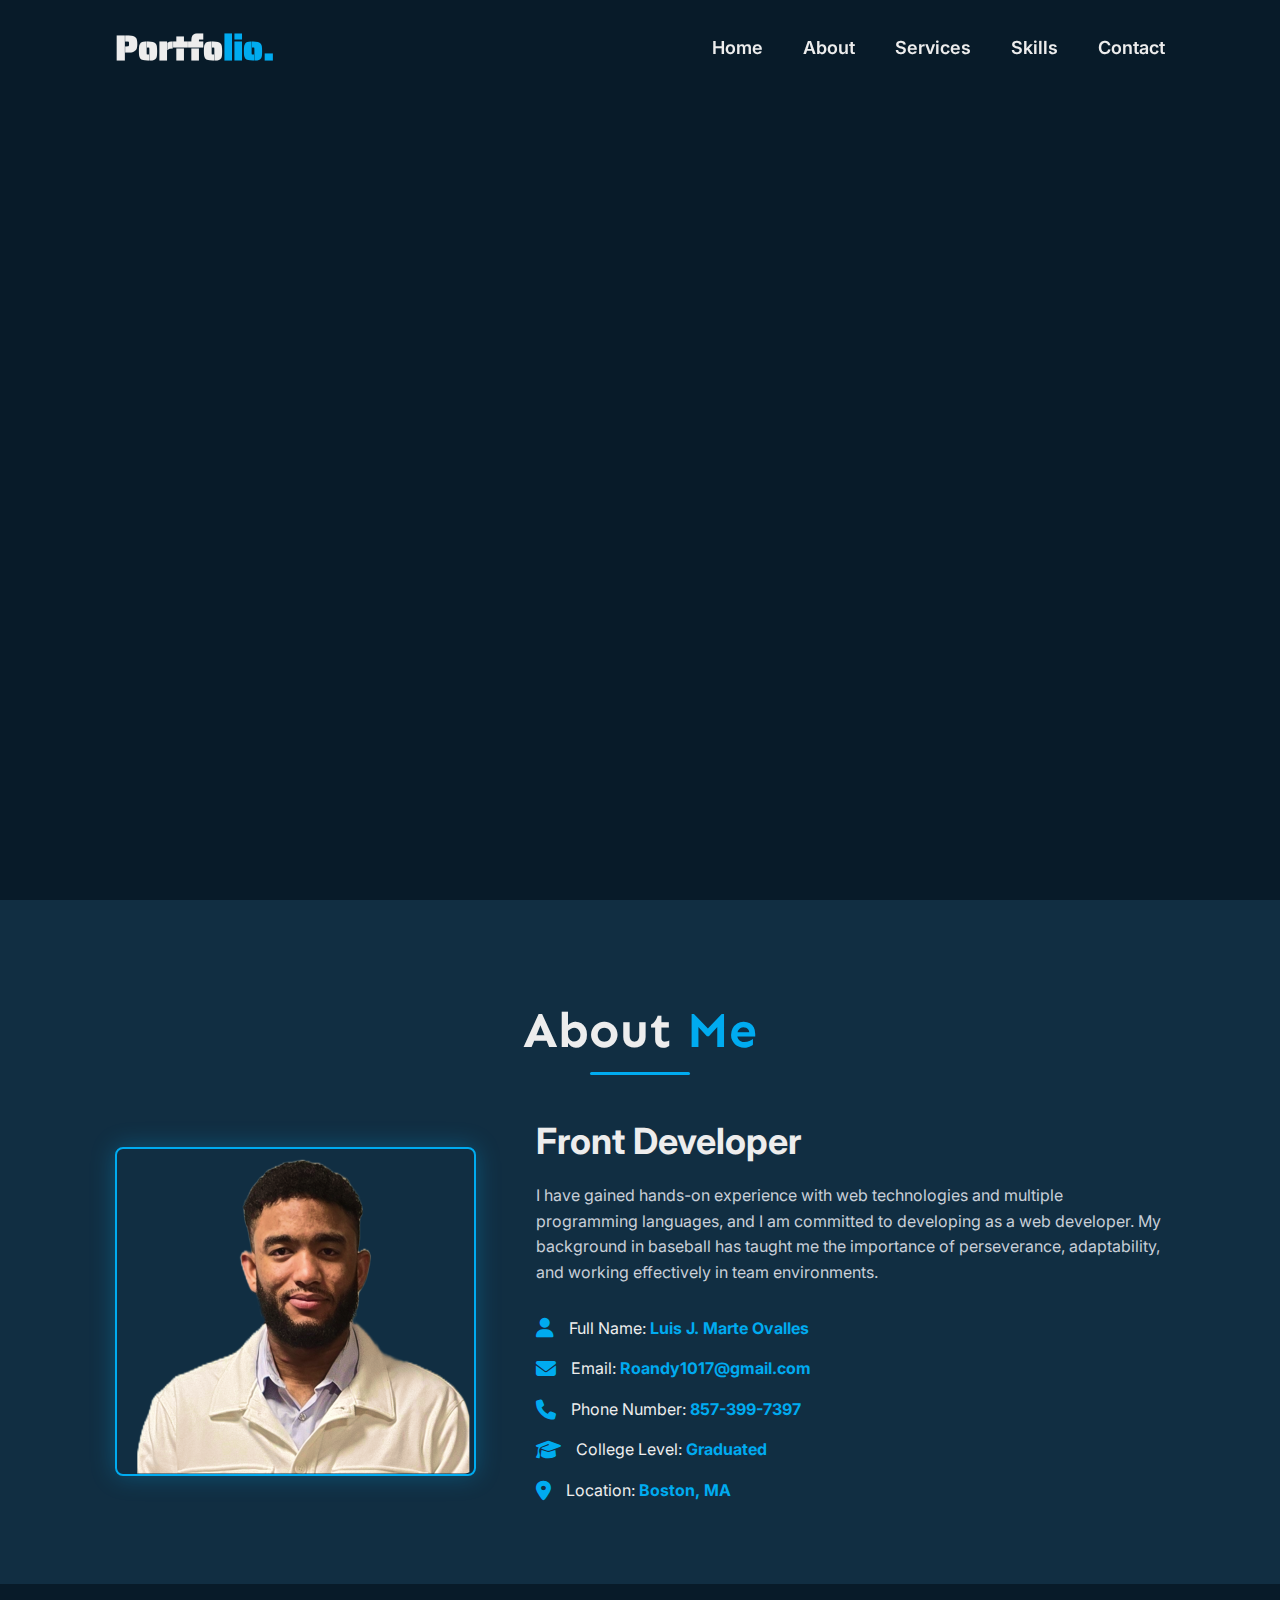
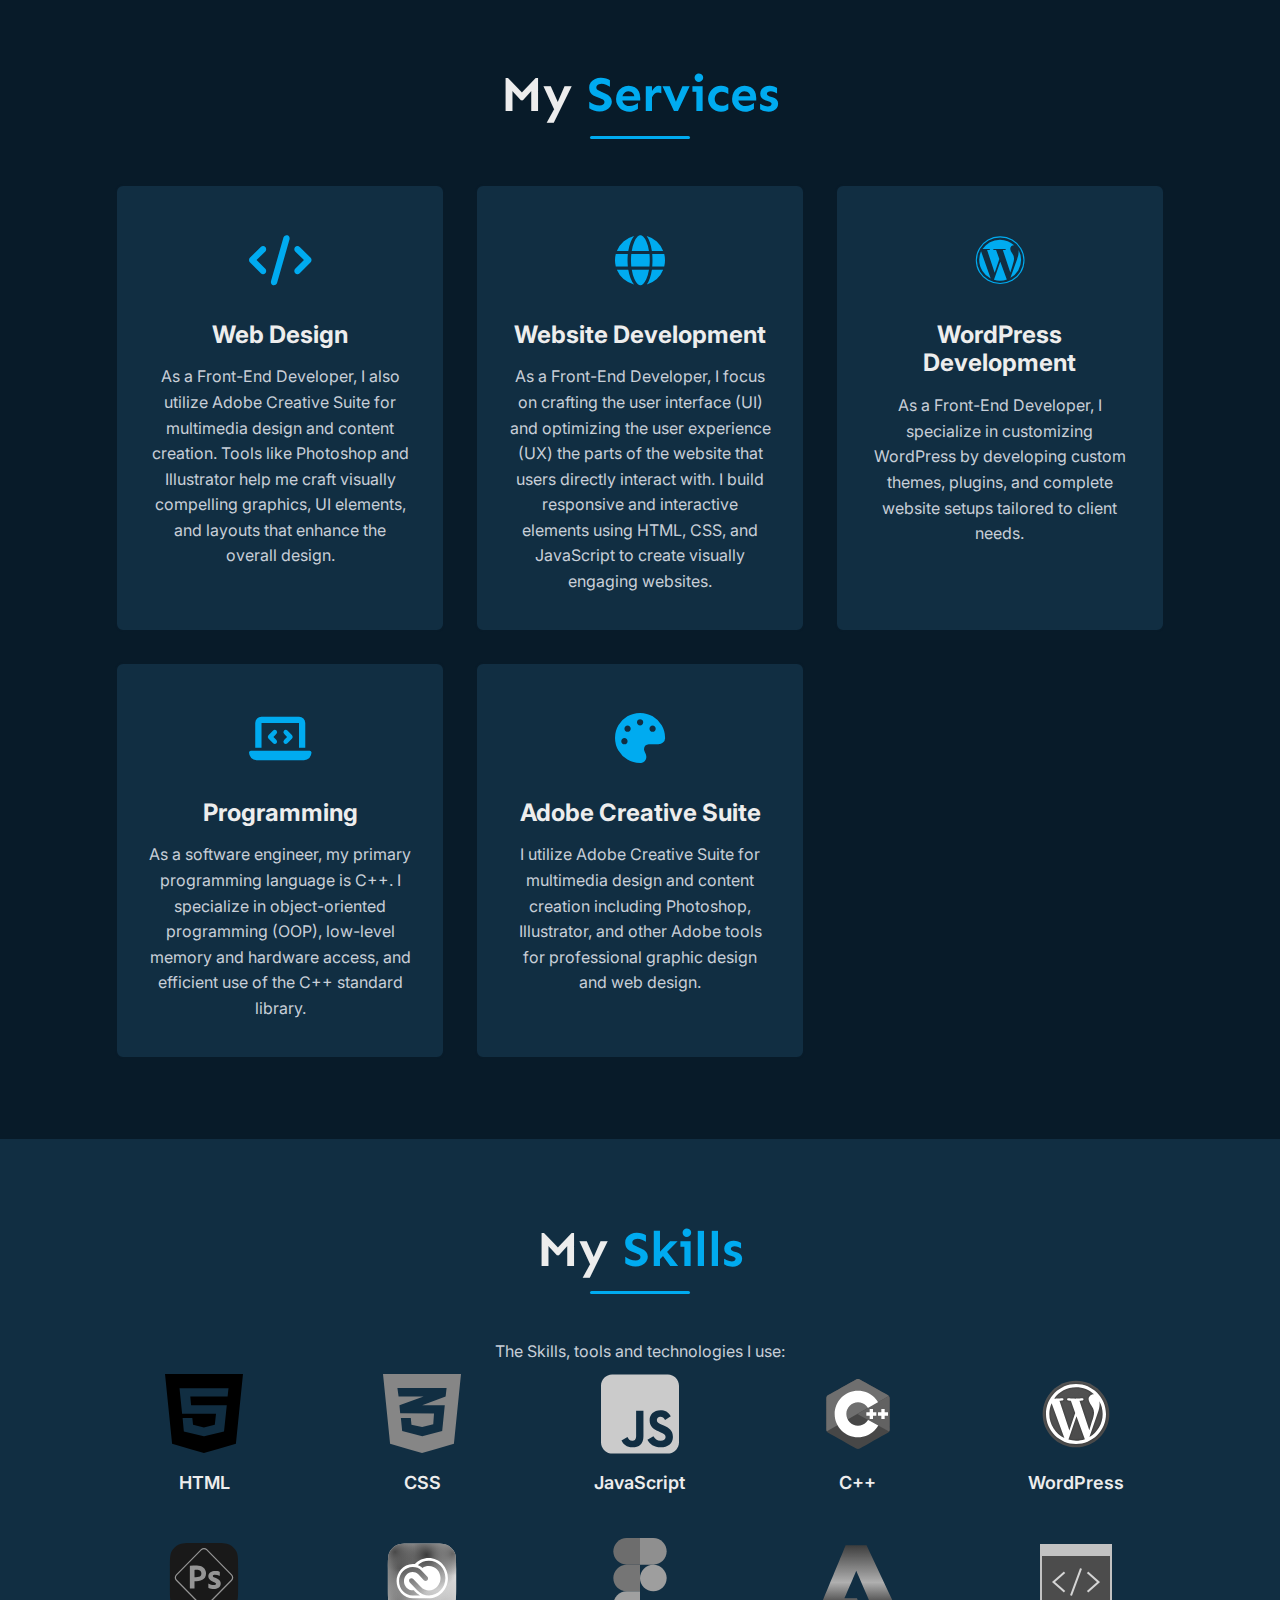
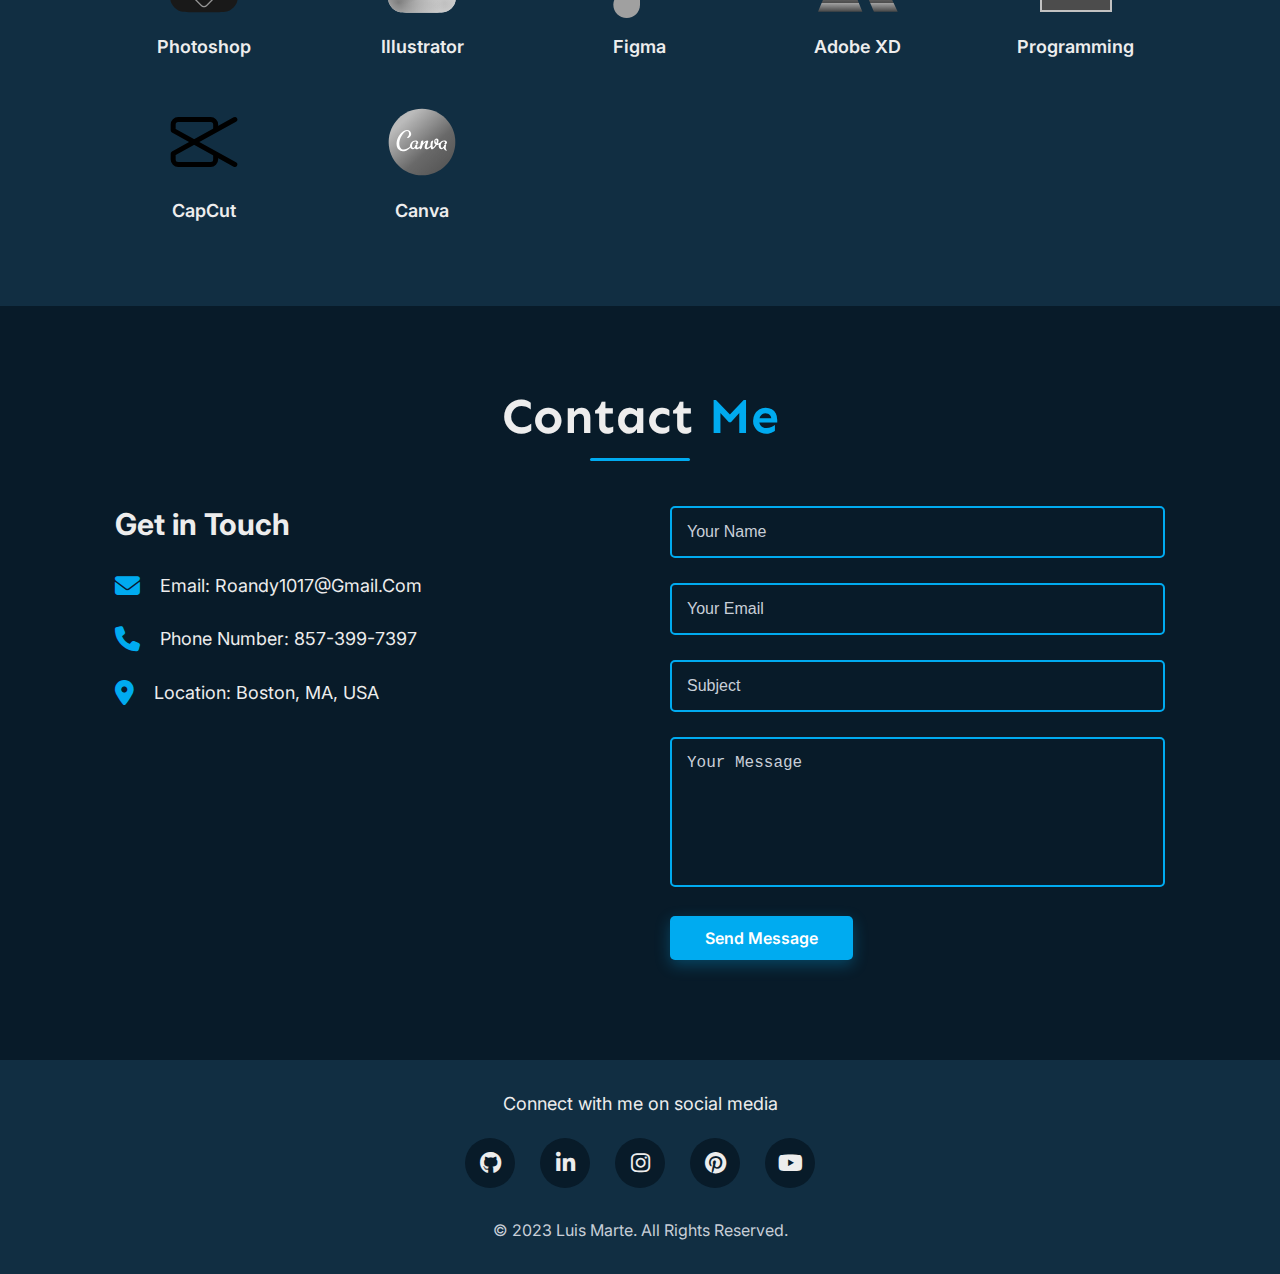
<file: index.html>
<!DOCTYPE html>
<html lang="en">
<head>
    <meta charset="utf-8">
    <meta name="viewport" content="width=device-width, initial-scale=1">
    <meta name="description" content="Luis Marte - Portfolio of a Frontend Developer specializing in web development, WordPress, and programming">
    <title>Luis Marte | Frontend Developer Portfolio</title>
    <link rel="preconnect" href="https://fonts.googleapis.com">
    <link rel="preconnect" href="https://fonts.gstatic.com" crossorigin>
    <link rel="stylesheet" href="https://fonts.googleapis.com/css2?family=Sen:wght@800&family=Inter:wght@300;400;600;700&family=Roboto:wght@300;400;500&family=Noto+Serif:wght@400;600&family=Saira+Stencil+One:wght@400&display=swap">
    <link rel="stylesheet" href="https://cdnjs.cloudflare.com/ajax/libs/font-awesome/6.5.1/css/all.min.css">
    <link rel="stylesheet" href="index.css">
</head>
<body>
    <!-- Header -->
    <header id="header">
        <a href="#" class="logo">Portfo<span>lio.</span></a>
        <ul class="nav-links">
            <li><a href="#hero">Home</a></li>
            <li><a href="#about">About</a></li>
            <li><a href="#services">Services</a></li>
            <li><a href="#skills">Skills</a></li>
            <li><a href="#contact">Contact</a></li>
        </ul>
        <div class="mobile-menu-btn">
            <i class="fas fa-bars"></i>
        </div>
    </header>

    <!-- Hero Section -->
    <section id="hero">
        <div class="hero-content slide-in-left">
            <div class="hero-subtitle">Hello It's Me</div>
            <h1 class="hero-title">Luis Marte</h1>
            <div class="hero-job">I'm a <span>Frontend Developer</span></div>
            <p class="hero-description">
                I recently graduated from Quincy College with a degree in Computer Science Programming and am bilingual in English and Spanish. 
                As a former student-athlete, I have a strong foundation in teamwork, discipline, and time management, 
                acquired through college baseball. I'm passionate about technology and problem-solving, with strong skills 
                in programming and software development.
            </p>
            <div class="social-links">
                <a href="https://github.com/LsMarte" class="social-link"><i class="fab fa-github"></i></a>
                <a href="https://www.linkedin.com/in/luis-marte-shim/" class="social-link"><i class="fab fa-linkedin-in"></i></a>
                <a href="https://www.instagram.com/web0.progra/" class="social-link"><i class="fab fa-instagram"></i></a>
                <a href="https://www.pinterest.com/01Seref/" class="social-link"><i class="fab fa-pinterest"></i></a>
                <a href="https://www.youtube.com/@LuisMarte-FED" class="social-link"><i class="fab fa-youtube"></i></a>
            </div>
            <a href="Luis.docx"><button class="cta-button">Download CV</a></button>
            
        </div>
        <img src="Im1.png" alt="Luis Marte" class="hero-image slide-in-right">
    </section>

    <!-- About Section -->
    <section id="about">
        <h2 class="section-title">About <span>Me</span></h2>
        <div class="about-container">
            <img src="Im1.png" alt="Luis Marte" class="about-image">
            <div class="about-content">
                <h3 class="about-title">Front Developer</h3>
                <p class="hero-description">
                    I have gained hands-on experience with web technologies and multiple programming languages, 
                    and I am committed to developing as a web developer. My background in baseball has taught me 
                    the importance of perseverance, adaptability, and working effectively in team environments.
                </p>
                <div class="about-list">
                    <div class="about-item">
                        <i class="fas fa-user"></i>
                        <div>Full Name: <strong>Luis J. Marte Ovalles</strong></div>
                    </div>
                    <div class="about-item">
                        <i class="fas fa-envelope"></i>
                        <div>Email: <strong>Roandy1017@gmail.com</strong></div>
                    </div>
                    <div class="about-item">
                        <i class="fas fa-phone"></i>
                        <div>Phone Number: <strong>857-399-7397</strong></div>
                    </div>
                    <div class="about-item">
                        <i class="fas fa-graduation-cap"></i>
                        <div>College Level: <strong>Graduated</strong></div>
                    </div>
                    <div class="about-item">
                        <i class="fas fa-map-marker-alt"></i>
                        <div>Location: <strong>Boston, MA</strong></div>
                    </div>
                </div>
            </div>
        </div>
    </section>

    <!-- Services Section -->
    <section id="services">
        <h2 class="section-title">My <span>Services</span></h2>
        <div class="services-grid">
            <div class="service-card">
                <div class="service-icon">
                    <i class="fas fa-code"></i>
                </div>
                <h3 class="service-title">Web Design</h3>
                <p class="service-description">
                    As a Front-End Developer, I also utilize Adobe Creative Suite for multimedia design 
                    and content creation. Tools like Photoshop and Illustrator help me craft visually compelling 
                    graphics, UI elements, and layouts that enhance the overall design.
                </p>
            </div>
            <div class="service-card">
                <div class="service-icon">
                    <i class="fas fa-globe"></i>
                </div>
                <h3 class="service-title">Website Development</h3>
                <p class="service-description">
                    As a Front-End Developer, I focus on crafting the user interface (UI) and optimizing 
                    the user experience (UX) the parts of the website that users directly interact with. 
                    I build responsive and interactive elements using HTML, CSS, and JavaScript to create 
                    visually engaging websites.
                </p>
            </div>
            <div class="service-card">
                <div class="service-icon">
                    <i class="fab fa-wordpress"></i>
                </div>
                <h3 class="service-title">WordPress Development</h3>
                <p class="service-description">
                    As a Front-End Developer, I specialize in customizing WordPress by developing custom 
                    themes, plugins, and complete website setups tailored to client needs.
                </p>
            </div>
            <div class="service-card">
                <div class="service-icon">
                    <i class="fas fa-laptop-code"></i>
                </div>
                <h3 class="service-title">Programming</h3>
                <p class="service-description">
                    As a software engineer, my primary programming language is C++. I specialize in 
                    object-oriented programming (OOP), low-level memory and hardware access, and efficient 
                    use of the C++ standard library.
                </p>
            </div>
            <div class="service-card">
                <div class="service-icon">
                    <i class="fas fa-palette"></i>
                </div>
                <h3 class="service-title">Adobe Creative Suite</h3>
                <p class="service-description">
                    I utilize Adobe Creative Suite for multimedia design and content creation including 
                    Photoshop, Illustrator, and other Adobe tools for professional graphic design and web design.
                </p>
            </div>
        </div>
    </section>

    <!-- Skills Section -->
    <section id="skills">
        <h2 class="section-title">My <span>Skills</span></h2>
        <div class="skills-container">
            <p class="hero-description" style="text-align: center; margin-bottom: 1rem;">
                The Skills, tools and technologies I use:
            </p>
            <div class="skills-grid">
                <div class="skill-item">
                    <img src="html1.svg" alt="HTML" class="skill-icon">
                    <div class="skill-name">HTML</div>
                </div>
                <div class="skill-item">
                    <img src="css1.svg" alt="CSS" class="skill-icon">
                    <div class="skill-name">CSS</div>
                </div>
                <div class="skill-item">
                    <img src="Js2.svg" alt="JavaScript" class="skill-icon">
                    <div class="skill-name">JavaScript</div>
                </div>
                <div class="skill-item">
                    <img src="icons8-c++-96.svg" alt="C++" class="skill-icon">
                    <div class="skill-name">C++</div>
                </div>
                <div class="skill-item">
                    <img src="icons8-wordpress.svg" alt="WordPress" class="skill-icon">
                    <div class="skill-name">WordPress</div>
                </div>
                <div class="skill-item">
                    <img src="Adobe3.svg" alt="Photoshop" class="skill-icon">
                    <div class="skill-name">Photoshop</div>
                </div>
                <div class="skill-item">
                    <img src="Adobe2.svg" alt="Illustrator" class="skill-icon">
                    <div class="skill-name">Illustrator</div>
                </div>
                <div class="skill-item">
                    <img src="Fig2.svg" alt="Figma" class="skill-icon">
                    <div class="skill-name">Figma</div>
                </div>
                <div class="skill-item">
                    <img src="adobe.svg" alt="Adobe XD" class="skill-icon">
                    <div class="skill-name">Adobe XD</div>
                </div>
                <div class="skill-item">
                    <img src="icons8-code-80.png" alt="Premiere Pro" class="skill-icon">
                    <div class="skill-name">Programming</div>
                </div>
                <div class="skill-item">
                    <img src="capcut.svg" alt="CapCut" class="skill-icon">
                    <div class="skill-name">CapCut</div>
                </div>
                <div class="skill-item">
                    <img src="icons8-canva.svg" alt="Canva" class="skill-icon">
                    <div class="skill-name">Canva</div>
                </div>
            </div>
        </div>
    </section>

    <!-- Contact Section -->
    <section id="contact">
        
        <h2 class="section-title">Contact <span>Me</span></h2>
        <div class="contact-container">
            <div class="contact-info">
                <h3 class="contact-title">Get in Touch</h3>
                <div class="contact-item">
                    <i class="fas fa-envelope"></i>
                    <div>Email: Roandy1017@Gmail.Com</div>
                </div>
                <div class="contact-item">
                    <i class="fas fa-phone"></i>
                    <div>Phone Number: 857-399-7397</div>
                </div>
                <div class="contact-item">
                    <i class="fas fa-map-marker-alt"></i>
                    <div>Location: Boston, MA, USA</div>
                </div>
            </div>
            <div class="contact-form">
                <form Action="https://formsubmit.co/Roandy1017@gmail.com" method="POST">
                <form id="contactForm">
                    <div class="form-group">
                        <input type="text" class="form-control" placeholder="Your Name" required>
                    </div>
                    <div class="form-group">
                        <input type="email" class="form-control" placeholder="Your Email" required>
                    </div>
                    <div class="form-group">
                        <input type="text" class="form-control" placeholder="Subject">
                    </div>
                    <div class="form-group">
                        <textarea class="form-control" placeholder="Your Message" required></textarea>
                    </div>
                    <button type="submit" class="cta-button">Send Message</button>
                </form>
            </div>
        </div>
    </section>

    <footer>
        <p class="footer-text">Connect with me on social media</p>
        <div class="footer-links">
            <a href="https://github.com/LsMarte" class="footer-link"><i class="fab fa-github"></i></a>
            <a href="https://www.linkedin.com/in/luis-marte-shim/" class="footer-link"><i class="fab fa-linkedin-in"></i></a>
            <a href="https://www.instagram.com/web0.progra" class="footer-link"><i class="fab fa-instagram"></i></a>
            <a href="https://www.pinterest.com/01Seref/" class="footer-link"><i class="fab fa-pinterest"></i></a>
            <a href="https://www.youtube.com/@LuisMarte-FED" class="footer-link"><i class="fab fa-youtube"></i></a>
        </div>
        <p class="copyright">
            © 2023 Luis Marte. All Rights Reserved.
        </p>
    </footer>

    <script>
        // Mobile Menu Toggle
        const mobileMenuBtn = document.querySelector('.mobile-menu-btn');
        const navLinks = document.querySelector('.nav-links');
        
        mobileMenuBtn.addEventListener('click', () => {
            navLinks.classList.toggle('active');
            mobileMenuBtn.innerHTML = navLinks.classList.contains('active') 
                ? '<i class="fas fa-times"></i>' 
                : '<i class="fas fa-bars"></i>';
        });
        
        // Smooth scrolling for navigation links
        document.querySelectorAll('a[href^="#"]').forEach(anchor => {
            anchor.addEventListener('click', function(e) {
                e.preventDefault();
                
                const targetId = this.getAttribute('href');
                const targetElement = document.querySelector(targetId);
                
                window.scrollTo({
                    top: targetElement.offsetTop - 80,
                    behavior: 'smooth'
                });
                
                // Close mobile menu if open
                if (navLinks.classList.contains('active')) {
                    navLinks.classList.remove('active');
                    mobileMenuBtn.innerHTML = '<i class="fas fa-bars"></i>';
                }
            });
        });
        
        // Sticky header on scroll
        window.addEventListener('scroll', () => {
            const header = document.getElementById('header');
            header.classList.toggle('sticky', window.scrollY > 0);
        });
        
        // Scroll reveal animation
        const sr = ScrollReveal({
            origin: 'top',
            distance: '30px',
            duration: 2000,
            reset: false
        });
        
        sr.reveal('.slide-in-left', { origin: 'left' });
        sr.reveal('.slide-in-right', { origin: 'right' });
        sr.reveal('.service-card, .skill-item', { interval: 100 });
        
        // Form submission
        const contactForm = document.getElementById('contactForm');
        
        contactForm.addEventListener('submit', function(e) {
            e.preventDefault();
            
            // Form validation
            const formData = new FormData(this);
            const data = Object.fromEntries(formData.entries());
            
            // Here you would typically send the data to a server
            console.log('Form submitted:', data);
            
            // Show success message
            alert('Thank you for your message! I will get back to you soon.');
            this.reset();
        });
    </script>
</body>
</html>
</file>
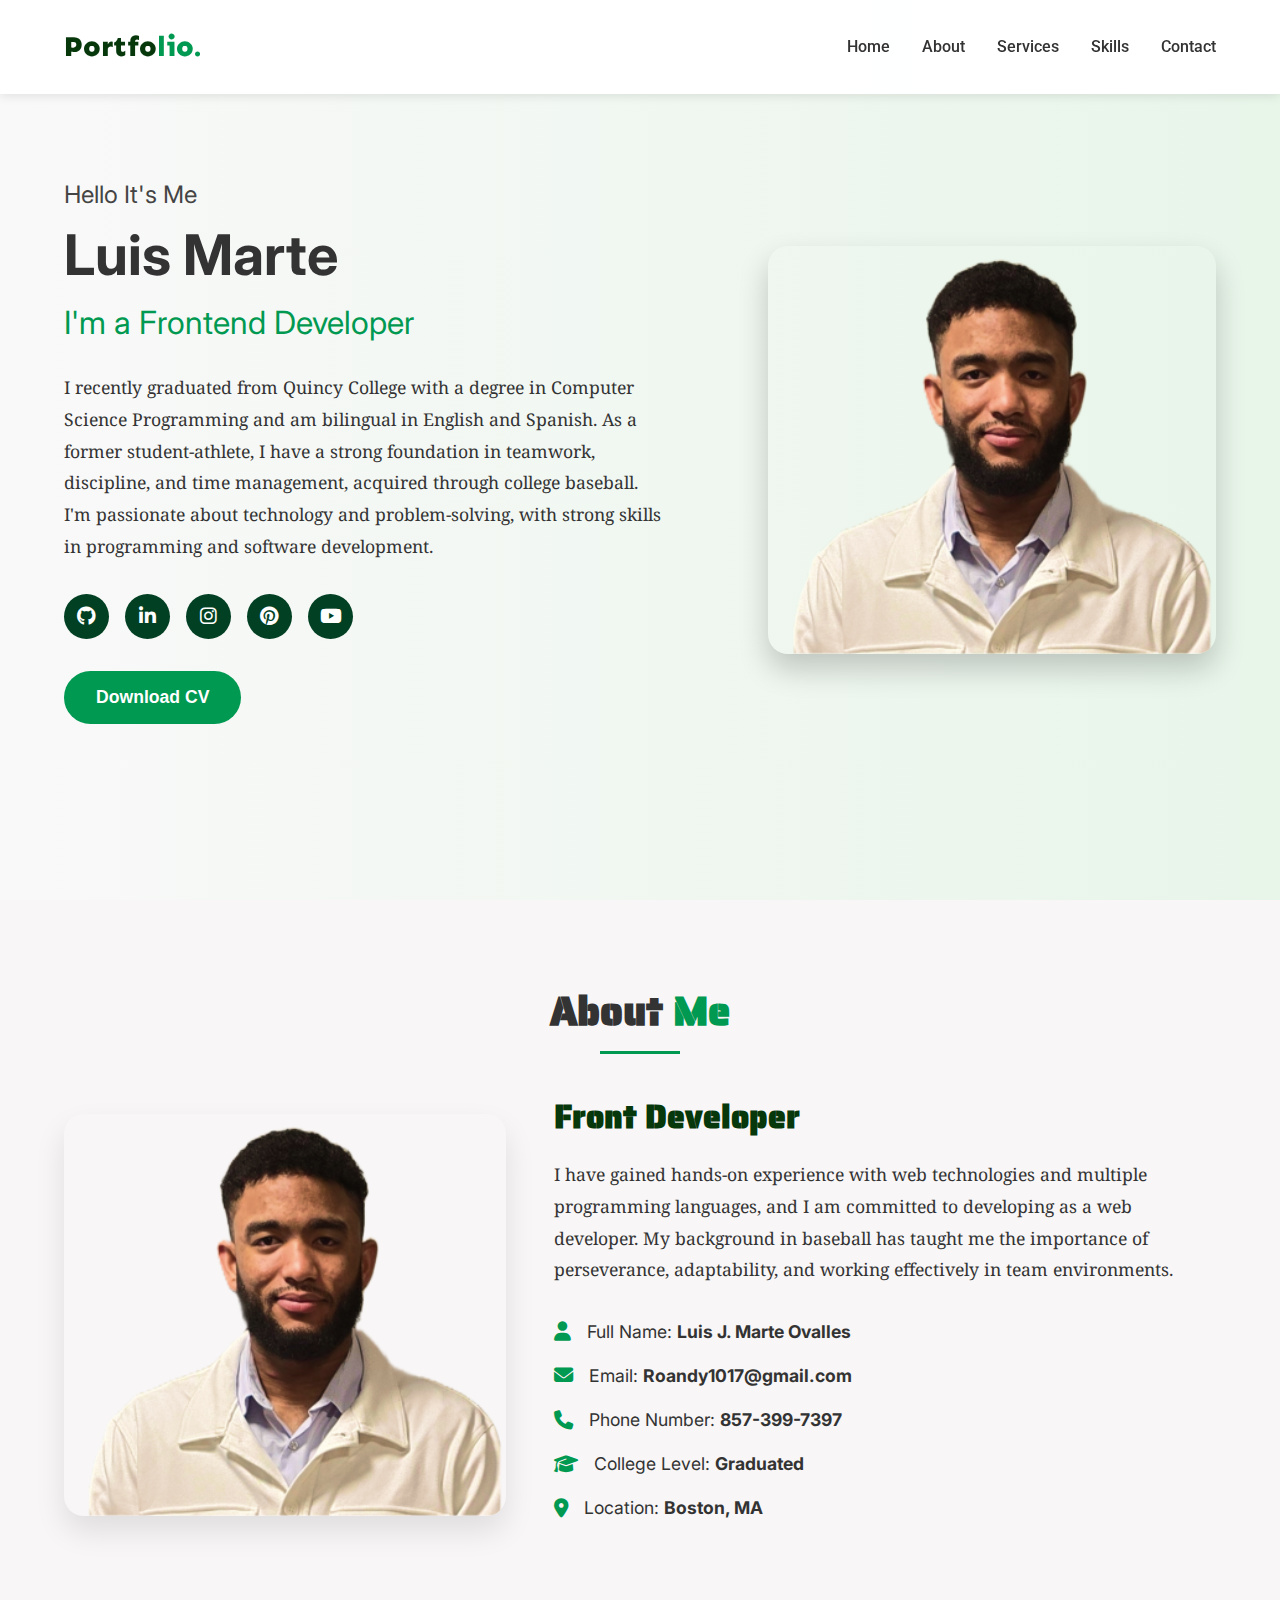
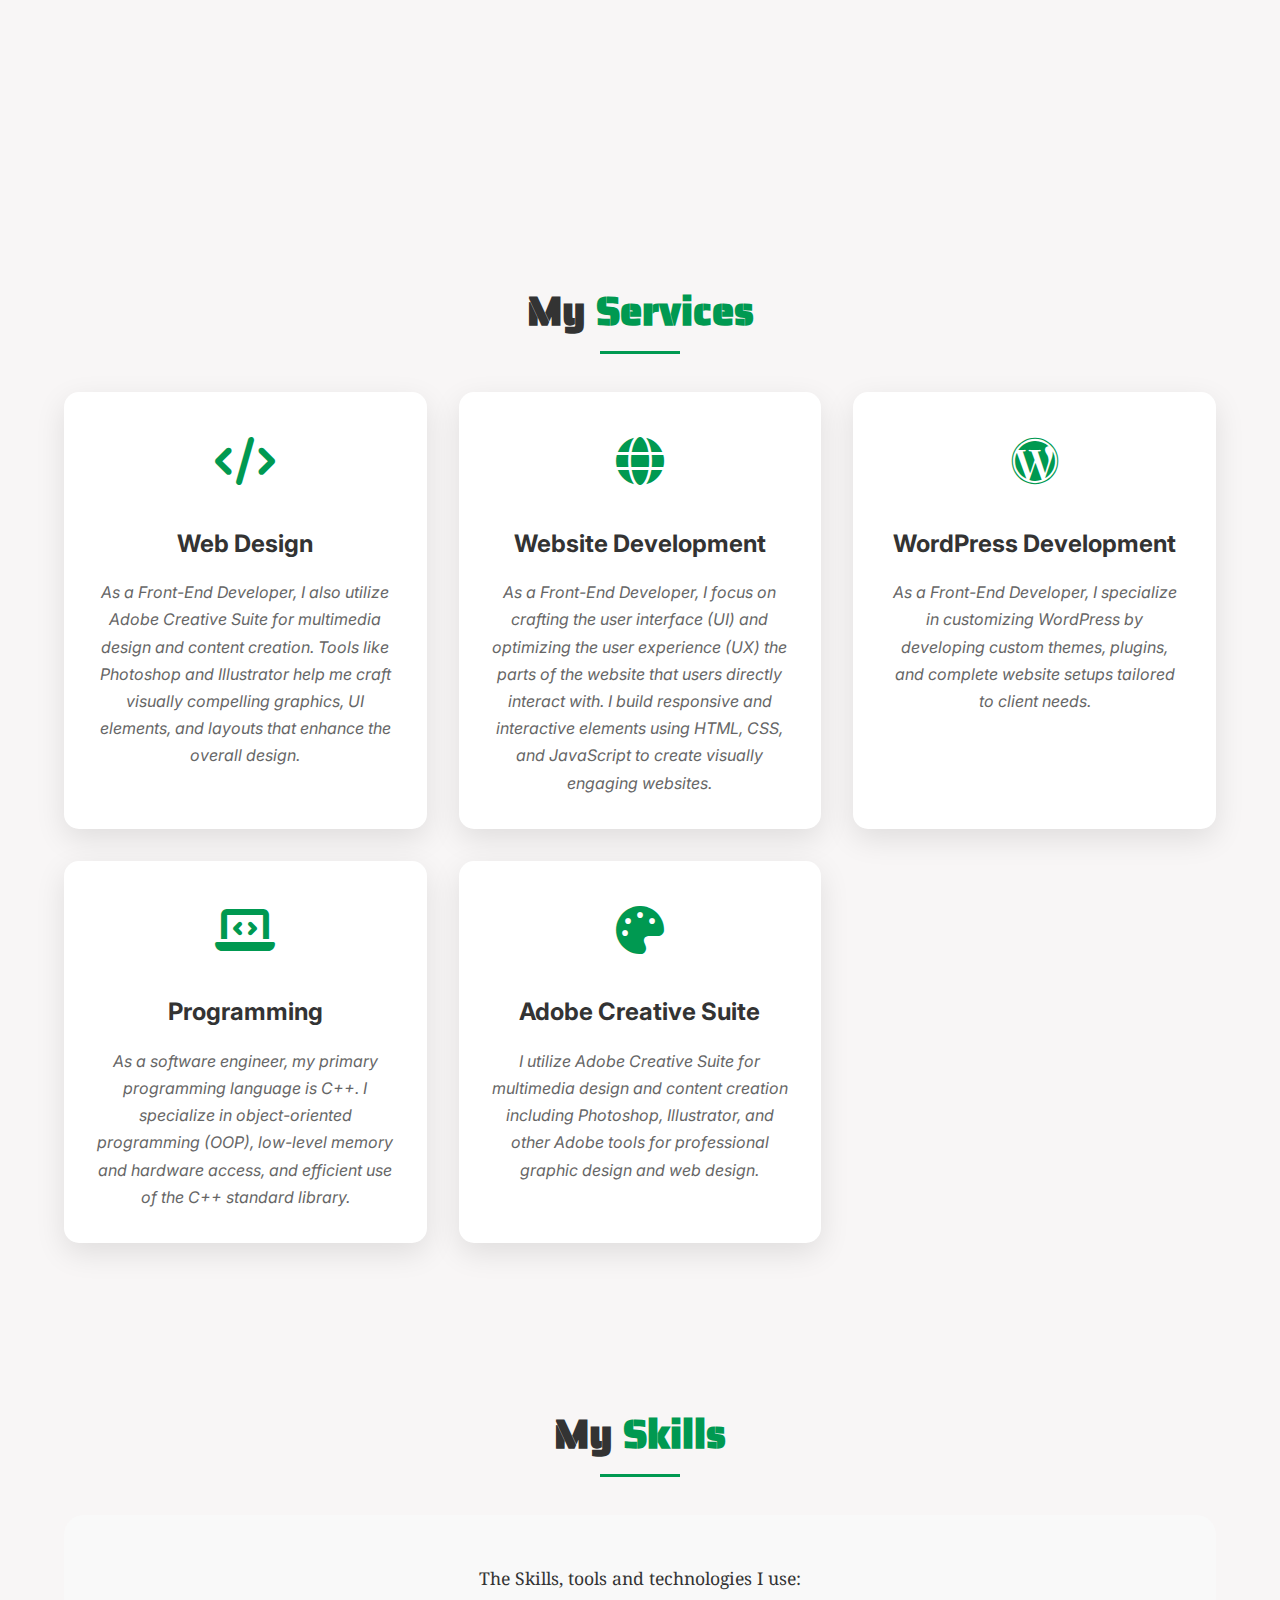
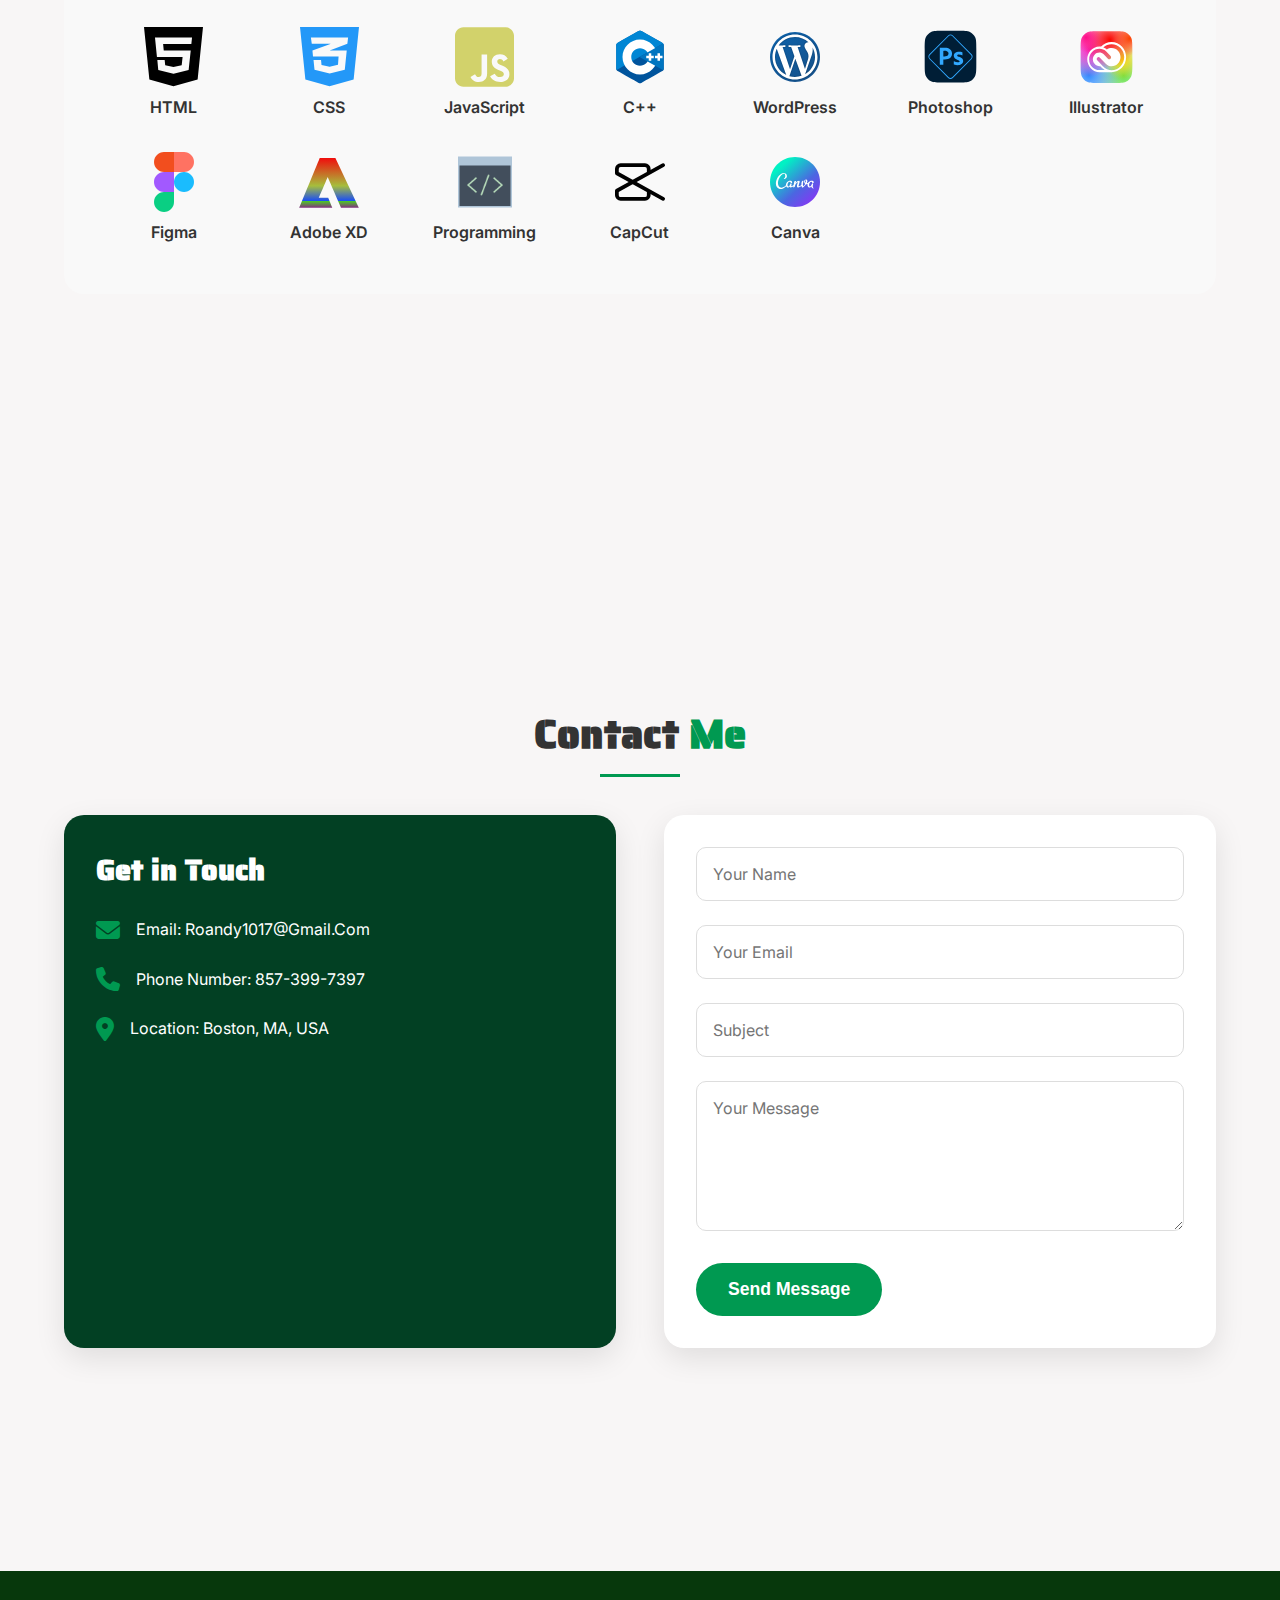
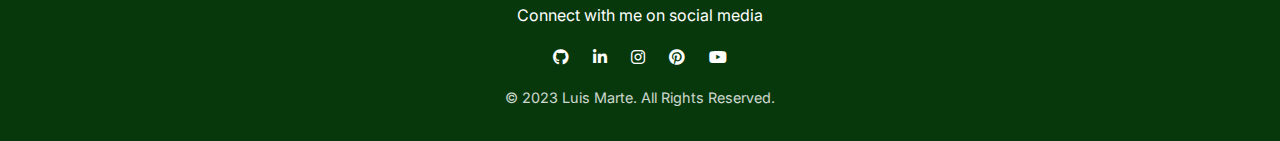
<file: inw.html>
<!DOCTYPE html>
<html lang="en">
<head>
    <meta charset="utf-8">
    <meta name="viewport" content="width=device-width, initial-scale=1">
    <meta name="description" content="Luis Marte - Portfolio of a Frontend Developer specializing in web development, WordPress, and programming">
    <title>Luis Marte | Frontend Developer Portfolio</title>
    <link rel="preconnect" href="https://fonts.googleapis.com">
    <link rel="preconnect" href="https://fonts.gstatic.com" crossorigin>
    <link rel="stylesheet" href="https://fonts.googleapis.com/css2?family=Sen:wght@800&family=Inter:wght@300;400;600;700&family=Roboto:wght@300;400;500&family=Noto+Serif:wght@400;600&family=Saira+Stencil+One:wght@400&display=swap">
    <link rel="stylesheet" href="https://cdnjs.cloudflare.com/ajax/libs/font-awesome/6.5.1/css/all.min.css">
    <style>
        :root {
            --primary-color: #009951;
            --secondary-color: #024023;
            --dark-color: #07380c;
            --light-color: #f5f5f5;
            --text-color: #333;
            --accent-color: #1f9af2;
            --background-color: #f8f6f6;
        }
        
        * {
            margin: 0;
            padding: 0;
            box-sizing: border-box;
        }
        
        body {
            font-family: 'Inter', sans-serif;
            line-height: 1.6;
            color: var(--text-color);
            background-color: var(--background-color);
            overflow-x: hidden;
        }
        
        a {
            text-decoration: none;
            color: inherit;
        }
        
        ul {
            list-style: none;
        }
        
        /* Header & Navigation */
        header {
            position: fixed;
            top: 0;
            left: 0;
            width: 100%;
            padding: 1.5rem 5%;
            display: flex;
            justify-content: space-between;
            align-items: center;
            background-color: rgba(255, 255, 255, 0.95);
            box-shadow: 0 2px 10px rgba(0, 0, 0, 0.1);
            z-index: 1000;
            transition: all 0.3s ease;
        }
        
        .logo {
            font-size: 1.8rem;
            font-weight: 800;
            font-family: 'Sen', sans-serif;
            color: var(--dark-color);
        }
        
        .logo span {
            color: var(--primary-color);
        }
        
        .nav-links {
            display: flex;
            gap: 2rem;
        }
        
        .nav-links li a {
            font-family: 'Roboto', sans-serif;
            font-weight: 500;
            position: relative;
            padding: 0.5rem 0;
            transition: color 0.3s ease;
        }
        
        .nav-links li a:hover {
            color: var(--primary-color);
        }
        
        .nav-links li a::after {
            content: '';
            position: absolute;
            bottom: 0;
            left: 0;
            width: 0;
            height: 2px;
            background-color: var(--primary-color);
            transition: width 0.3s ease;
        }
        
        .nav-links li a:hover::after {
            width: 100%;
        }
        
        .mobile-menu-btn {
            display: none;
            font-size: 1.5rem;
            cursor: pointer;
        }
        
        /* Hero Section */
        #hero {
            height: 100vh;
            display: flex;
            align-items: center;
            padding: 0 5%;
            background: linear-gradient(to right, #f9f9f9, #e8f5e9);
            position: relative;
        }
        
        .hero-content {
            max-width: 600px;
        }
        
        .hero-subtitle {
            font-size: 1.5rem;
            margin-bottom: 0.5rem;
            color: #444;
        }
        
        .hero-title {
            font-size: 3.5rem;
            margin-bottom: 0.5rem;
            line-height: 1.2;
        }
        
        .hero-job {
            font-size: 2rem;
            margin-bottom: 1.5rem;
            color: var(--primary-color);
        }
        
        .hero-description {
            font-family: 'Noto Serif', serif;
            margin-bottom: 2rem;
            line-height: 1.8;
            font-size: 1.1rem;
        }
        
        .social-links {
            display: flex;
            gap: 1rem;
            margin-bottom: 2rem;
        }
        
        .social-link {
            width: 45px;
            height: 45px;
            border-radius: 50%;
            background-color: var(--secondary-color);
            color: white;
            display: flex;
            justify-content: center;
            align-items: center;
            font-size: 1.2rem;
            transition: all 0.3s ease;
        }
        
        .social-link:hover {
            background-color: var(--primary-color);
            transform: translateY(-3px);
        }
        
        .hero-image {
            position: absolute;
            right: 5%;
            width: 35%;
            max-width: 500px;
            border-radius: 20px;
            box-shadow: 0 15px 30px rgba(0, 0, 0, 0.2);
            transition: all 0.5s ease;
        }
        
        .hero-image:hover {
            transform: scale(1.02);
        }
        
        .cta-button {
            display: inline-block;
            padding: 1rem 2rem;
            background-color: var(--primary-color);
            color: white;
            border-radius: 50px;
            font-weight: 600;
            transition: all 0.3s ease;
            border: none;
            cursor: pointer;
            font-size: 1.1rem;
        }
        
        .cta-button:hover {
            background-color: var(--dark-color);
            transform: translateY(-3px);
            box-shadow: 0 10px 20px rgba(0, 153, 81, 0.3);
        }
        
        /* About Section */
        section {
            padding: 5rem 5%;
            min-height: 100vh;
        }
        
        .section-title {
            font-family: 'Saira Stencil One', cursive;
            font-size: 2.5rem;
            text-align: center;
            margin-bottom: 3rem;
            position: relative;
        }
        
        .section-title span {
            color: var(--primary-color);
        }
        
        .section-title::after {
            content: '';
            position: absolute;
            bottom: -10px;
            left: 50%;
            transform: translateX(-50%);
            width: 80px;
            height: 3px;
            background-color: var(--primary-color);
        }
        
        .about-container {
            display: flex;
            gap: 3rem;
            align-items: center;
        }
        
        .about-image {
            width: 40%;
            border-radius: 20px;
            box-shadow: 0 15px 30px rgba(0, 0, 0, 0.1);
        }
        
        .about-content {
            width: 60%;
        }
        
        .about-title {
            font-family: 'Saira Stencil One', cursive;
            font-size: 2rem;
            margin-bottom: 1rem;
            color: var(--dark-color);
        }
        
        .about-list {
            margin-top: 2rem;
        }
        
        .about-item {
            margin-bottom: 1rem;
            display: flex;
            align-items: center;
            gap: 1rem;
            font-size: 1.1rem;
        }
        
        .about-item i {
            color: var(--primary-color);
            font-size: 1.2rem;
        }
        
        /* Services Section */
        .services-grid {
            display: grid;
            grid-template-columns: repeat(auto-fit, minmax(300px, 1fr));
            gap: 2rem;
        }
        
        .service-card {
            background-color: white;
            border-radius: 15px;
            padding: 2rem;
            box-shadow: 0 10px 30px rgba(0, 0, 0, 0.1);
            transition: all 0.3s ease;
            text-align: center;
        }
        
        .service-card:hover {
            transform: translateY(-10px);
            box-shadow: 0 15px 40px rgba(0, 0, 0, 0.15);
        }
        
        .service-icon {
            font-size: 3rem;
            color: var(--primary-color);
            margin-bottom: 1.5rem;
        }
        
        .service-title {
            font-size: 1.5rem;
            margin-bottom: 1rem;
        }
        
        .service-description {
            color: #666;
            line-height: 1.7;
            font-style: italic;
        }
        
        /* Skills Section */
        .skills-container {
            background: #f9f9f9;
            border-radius: 20px;
            padding: 3rem;
        }
        
        .skills-grid {
            display: grid;
            grid-template-columns: repeat(auto-fill, minmax(120px, 1fr));
            gap: 2rem;
            margin-top: 2rem;
        }
        
        .skill-item {
            display: flex;
            flex-direction: column;
            align-items: center;
            gap: 0.5rem;
            transition: all 0.3s ease;
        }
        
        .skill-item:hover {
            transform: scale(1.1);
        }
        
        .skill-icon {
            width: 60px;
            height: 60px;
            object-fit: contain;
        }
        
        .skill-name {
            font-weight: 600;
        }
        
        /* Contact Section */
        .contact-container {
            display: flex;
            gap: 3rem;
        }
        
        .contact-info {
            flex: 1;
            background-color: var(--secondary-color);
            color: white;
            padding: 2rem;
            border-radius: 20px;
            box-shadow: 0 10px 30px rgba(0, 0, 0, 0.1);
        }
        
        .contact-title {
            font-family: 'Saira Stencil One', cursive;
            font-size: 1.8rem;
            margin-bottom: 1.5rem;
            color: white;
        }
        
        .contact-item {
            display: flex;
            align-items: center;
            gap: 1rem;
            margin-bottom: 1.5rem;
        }
        
        .contact-item i {
            font-size: 1.5rem;
            color: var(--primary-color);
        }
        
        .contact-form {
            flex: 1;
            background-color: white;
            padding: 2rem;
            border-radius: 20px;
            box-shadow: 0 10px 30px rgba(0, 0, 0, 0.1);
        }
        
        .form-group {
            margin-bottom: 1.5rem;
        }
        
        .form-control {
            width: 100%;
            padding: 1rem;
            border: 1px solid #ddd;
            border-radius: 10px;
            font-family: inherit;
            font-size: 1rem;
            transition: all 0.3s ease;
        }
        
        .form-control:focus {
            border-color: var(--primary-color);
            outline: none;
            box-shadow: 0 0 0 3px rgba(0, 153, 81, 0.2);
        }
        
        textarea.form-control {
            min-height: 150px;
            resize: vertical;
        }
        
        /* Footer */
        footer {
            background-color: var(--dark-color);
            color: white;
            text-align: center;
            padding: 2rem;
            margin-top: 3rem;
        }
        
        .footer-text {
            margin-bottom: 1rem;
        }
        
        .footer-links {
            display: flex;
            justify-content: center;
            gap: 1.5rem;
            margin-bottom: 1rem;
        }
        
        .footer-link {
            color: white;
            transition: all 0.3s ease;
        }
        
        .footer-link:hover {
            color: var(--primary-color);
        }
        
        .copyright {
            font-size: 0.9rem;
            opacity: 0.8;
        }
        
        /* Responsive Styles */
        @media (max-width: 1024px) {
            .hero-title {
                font-size: 3rem;
            }
            
            .hero-job {
                font-size: 1.8rem;
            }
        }
        
        @media (max-width: 768px) {
            header {
                padding: 1rem 5%;
            }
            
            .nav-links {
                position: fixed;
                top: 70px;
                left: -100%;
                width: 100%;
                height: calc(100vh - 70px);
                background-color: white;
                flex-direction: column;
                align-items: center;
                padding-top: 2rem;
                gap: 2rem;
                transition: all 0.5s ease;
            }
            
            .nav-links.active {
                left: 0;
            }
            
            .mobile-menu-btn {
                display: block;
            }
            
            #hero {
                flex-direction: column;
                text-align: center;
                padding-top: 6rem;
                height: auto;
                padding-bottom: 3rem;
            }
            
            .hero-content {
                max-width: 100%;
                margin-bottom: 3rem;
            }
            
            .social-links {
                justify-content: center;
            }
            
            .hero-image {
                position: relative;
                right: auto;
                width: 80%;
                margin: 0 auto;
            }
            
            .about-container {
                flex-direction: column;
            }
            
            .about-image, .about-content {
                width: 100%;
            }
            
            .contact-container {
                flex-direction: column;
            }
            
            .section-title {
                font-size: 2rem;
            }
        }
        
        @media (max-width: 480px) {
            .hero-title {
                font-size: 2.5rem;
            }
            
            .hero-subtitle {
                font-size: 1.2rem;
            }
            
            .hero-job {
                font-size: 1.5rem;
            }
            
            .about-title {
                font-size: 1.8rem;
            }
            
            .section-title {
                font-size: 1.8rem;
            }
            
            .skills-grid {
                grid-template-columns: repeat(auto-fill, minmax(100px, 1fr));
            }
        }
        
        /* Animation Classes */
        .fade-in {
            animation: fadeIn 1s ease-in;
        }
        
        .slide-in-left {
            animation: slideInLeft 1s ease-out;
        }
        
        .slide-in-right {
            animation: slideInRight 1s ease-out;
        }
        
        @keyframes fadeIn {
            from { opacity: 0; }
            to { opacity: 1; }
        }
        
        @keyframes slideInLeft {
            from { transform: translateX(-50px); opacity: 0; }
            to { transform: translateX(0); opacity: 1; }
        }
        
        @keyframes slideInRight {
            from { transform: translateX(50px); opacity: 0; }
            to { transform: translateX(0); opacity: 1; }
        }
    </style>
</head>
<body>
    <!-- Header -->
    <header id="header">
        <a href="#" class="logo">Portfo<span>lio.</span></a>
        <ul class="nav-links">
            <li><a href="#hero">Home</a></li>
            <li><a href="#about">About</a></li>
            <li><a href="#services">Services</a></li>
            <li><a href="#skills">Skills</a></li>
            <li><a href="#contact">Contact</a></li>
        </ul>
        <div class="mobile-menu-btn">
            <i class="fas fa-bars"></i>
        </div>
    </header>

    <!-- Hero Section -->
    <section id="hero">
        <div class="hero-content slide-in-left">
            <div class="hero-subtitle">Hello It's Me</div>
            <h1 class="hero-title">Luis Marte</h1>
            <div class="hero-job">I'm a <span>Frontend Developer</span></div>
            <p class="hero-description">
                I recently graduated from Quincy College with a degree in Computer Science Programming and am bilingual in English and Spanish. 
                As a former student-athlete, I have a strong foundation in teamwork, discipline, and time management, 
                acquired through college baseball. I'm passionate about technology and problem-solving, with strong skills 
                in programming and software development.
            </p>
            <div class="social-links">
                <a href="https://github.com/LsMarte" class="social-link"><i class="fab fa-github"></i></a>
                <a href="#" class="social-link"><i class="fab fa-linkedin-in"></i></a>
                <a href="https://www.instagram.com/web0.progra/" class="social-link"><i class="fab fa-instagram"></i></a>
                <a href="https://www.pinterest.com/01Seref/" class="social-link"><i class="fab fa-pinterest"></i></a>
                <a href="#" class="social-link"><i class="fab fa-youtube"></i></a>
            </div>
            <button class="cta-button">Download CV</button>
        </div>
        <img src="Im1.png" alt="Luis Marte" class="hero-image slide-in-right">
    </section>

    <!-- About Section -->
    <section id="about">
        <h2 class="section-title">About <span>Me</span></h2>
        <div class="about-container">
            <img src="Im1.png" alt="Luis Marte" class="about-image">
            <div class="about-content">
                <h3 class="about-title">Front Developer</h3>
                <p class="hero-description">
                    I have gained hands-on experience with web technologies and multiple programming languages, 
                    and I am committed to developing as a web developer. My background in baseball has taught me 
                    the importance of perseverance, adaptability, and working effectively in team environments.
                </p>
                <div class="about-list">
                    <div class="about-item">
                        <i class="fas fa-user"></i>
                        <div>Full Name: <strong>Luis J. Marte Ovalles</strong></div>
                    </div>
                    <div class="about-item">
                        <i class="fas fa-envelope"></i>
                        <div>Email: <strong>Roandy1017@gmail.com</strong></div>
                    </div>
                    <div class="about-item">
                        <i class="fas fa-phone"></i>
                        <div>Phone Number: <strong>857-399-7397</strong></div>
                    </div>
                    <div class="about-item">
                        <i class="fas fa-graduation-cap"></i>
                        <div>College Level: <strong>Graduated</strong></div>
                    </div>
                    <div class="about-item">
                        <i class="fas fa-map-marker-alt"></i>
                        <div>Location: <strong>Boston, MA</strong></div>
                    </div>
                </div>
            </div>
        </div>
    </section>

    <!-- Services Section -->
    <section id="services">
        <h2 class="section-title">My <span>Services</span></h2>
        <div class="services-grid">
            <div class="service-card">
                <div class="service-icon">
                    <i class="fas fa-code"></i>
                </div>
                <h3 class="service-title">Web Design</h3>
                <p class="service-description">
                    As a Front-End Developer, I also utilize Adobe Creative Suite for multimedia design 
                    and content creation. Tools like Photoshop and Illustrator help me craft visually compelling 
                    graphics, UI elements, and layouts that enhance the overall design.
                </p>
            </div>
            <div class="service-card">
                <div class="service-icon">
                    <i class="fas fa-globe"></i>
                </div>
                <h3 class="service-title">Website Development</h3>
                <p class="service-description">
                    As a Front-End Developer, I focus on crafting the user interface (UI) and optimizing 
                    the user experience (UX) the parts of the website that users directly interact with. 
                    I build responsive and interactive elements using HTML, CSS, and JavaScript to create 
                    visually engaging websites.
                </p>
            </div>
            <div class="service-card">
                <div class="service-icon">
                    <i class="fab fa-wordpress"></i>
                </div>
                <h3 class="service-title">WordPress Development</h3>
                <p class="service-description">
                    As a Front-End Developer, I specialize in customizing WordPress by developing custom 
                    themes, plugins, and complete website setups tailored to client needs.
                </p>
            </div>
            <div class="service-card">
                <div class="service-icon">
                    <i class="fas fa-laptop-code"></i>
                </div>
                <h3 class="service-title">Programming</h3>
                <p class="service-description">
                    As a software engineer, my primary programming language is C++. I specialize in 
                    object-oriented programming (OOP), low-level memory and hardware access, and efficient 
                    use of the C++ standard library.
                </p>
            </div>
            <div class="service-card">
                <div class="service-icon">
                    <i class="fas fa-palette"></i>
                </div>
                <h3 class="service-title">Adobe Creative Suite</h3>
                <p class="service-description">
                    I utilize Adobe Creative Suite for multimedia design and content creation including 
                    Photoshop, Illustrator, and other Adobe tools for professional graphic design and web design.
                </p>
            </div>
        </div>
    </section>

    <!-- Skills Section -->
    <section id="skills">
        <h2 class="section-title">My <span>Skills</span></h2>
        <div class="skills-container">
            <p class="hero-description" style="text-align: center; margin-bottom: 1rem;">
                The Skills, tools and technologies I use:
            </p>
            <div class="skills-grid">
                <div class="skill-item">
                    <img src="html1.svg" alt="HTML" class="skill-icon">
                    <div class="skill-name">HTML</div>
                </div>
                <div class="skill-item">
                    <img src="css1.svg" alt="CSS" class="skill-icon">
                    <div class="skill-name">CSS</div>
                </div>
                <div class="skill-item">
                    <img src="Js2.svg" alt="JavaScript" class="skill-icon">
                    <div class="skill-name">JavaScript</div>
                </div>
                <div class="skill-item">
                    <img src="icons8-c++-96.svg" alt="C++" class="skill-icon">
                    <div class="skill-name">C++</div>
                </div>
                <div class="skill-item">
                    <img src="icons8-wordpress.svg" alt="WordPress" class="skill-icon">
                    <div class="skill-name">WordPress</div>
                </div>
                <div class="skill-item">
                    <img src="Adobe3.svg" alt="Photoshop" class="skill-icon">
                    <div class="skill-name">Photoshop</div>
                </div>
                <div class="skill-item">
                    <img src="Adobe2.svg" alt="Illustrator" class="skill-icon">
                    <div class="skill-name">Illustrator</div>
                </div>
                <div class="skill-item">
                    <img src="Fig2.svg" alt="Figma" class="skill-icon">
                    <div class="skill-name">Figma</div>
                </div>
                <div class="skill-item">
                    <img src="adobe.svg" alt="Adobe XD" class="skill-icon">
                    <div class="skill-name">Adobe XD</div>
                </div>
                <div class="skill-item">
                    <img src="icons8-code-80.png" alt="Premiere Pro" class="skill-icon">
                    <div class="skill-name">Programming</div>
                </div>
                <div class="skill-item">
                    <img src="capcut.svg" alt="CapCut" class="skill-icon">
                    <div class="skill-name">CapCut</div>
                </div>
                <div class="skill-item">
                    <img src="icons8-canva.svg" alt="Canva" class="skill-icon">
                    <div class="skill-name">Canva</div>
                </div>
            </div>
        </div>
    </section>

    <!-- Contact Section -->
    <section id="contact">
        <h2 class="section-title">Contact <span>Me</span></h2>
        <div class="contact-container">
            <div class="contact-info">
                <h3 class="contact-title">Get in Touch</h3>
                <div class="contact-item">
                    <i class="fas fa-envelope"></i>
                    <div>Email: Roandy1017@Gmail.Com</div>
                </div>
                <div class="contact-item">
                    <i class="fas fa-phone"></i>
                    <div>Phone Number: 857-399-7397</div>
                </div>
                <div class="contact-item">
                    <i class="fas fa-map-marker-alt"></i>
                    <div>Location: Boston, MA, USA</div>
                </div>
            </div>
            <div class="contact-form">
                <form id="contactForm">
                    <div class="form-group">
                        <input type="text" class="form-control" placeholder="Your Name" required>
                    </div>
                    <div class="form-group">
                        <input type="email" class="form-control" placeholder="Your Email" required>
                    </div>
                    <div class="form-group">
                        <input type="text" class="form-control" placeholder="Subject">
                    </div>
                    <div class="form-group">
                        <textarea class="form-control" placeholder="Your Message" required></textarea>
                    </div>
                    <button type="submit" class="cta-button">Send Message</button>
                </form>
            </div>
        </div>
    </section>

    <footer>
        <p class="footer-text">Connect with me on social media</p>
        <div class="footer-links">
            <a href="https://github.com/LsMarte" class="footer-link"><i class="fab fa-github"></i></a>
            <a href="#" class="footer-link"><i class="fab fa-linkedin-in"></i></a>
            <a href="https://www.instagram.com/web0.progra" class="footer-link"><i class="fab fa-instagram"></i></a>
            <a href="https://www.pinterest.com/01Seref/" class="footer-link"><i class="fab fa-pinterest"></i></a>
            <a href="#" class="footer-link"><i class="fab fa-youtube"></i></a>
        </div>
        <p class="copyright">
            © 2023 Luis Marte. All Rights Reserved.
        </p>
    </footer>

    <script>
        // Mobile Menu Toggle
        const mobileMenuBtn = document.querySelector('.mobile-menu-btn');
        const navLinks = document.querySelector('.nav-links');
        
        mobileMenuBtn.addEventListener('click', () => {
            navLinks.classList.toggle('active');
            mobileMenuBtn.innerHTML = navLinks.classList.contains('active') 
                ? '<i class="fas fa-times"></i>' 
                : '<i class="fas fa-bars"></i>';
        });
        
        // Smooth scrolling for navigation links
        document.querySelectorAll('a[href^="#"]').forEach(anchor => {
            anchor.addEventListener('click', function(e) {
                e.preventDefault();
                
                const targetId = this.getAttribute('href');
                const targetElement = document.querySelector(targetId);
                
                window.scrollTo({
                    top: targetElement.offsetTop - 80,
                    behavior: 'smooth'
                });
                
                // Close mobile menu if open
                if (navLinks.classList.contains('active')) {
                    navLinks.classList.remove('active');
                    mobileMenuBtn.innerHTML = '<i class="fas fa-bars"></i>';
                }
            });
        });
        
        // Sticky header on scroll
        window.addEventListener('scroll', () => {
            const header = document.getElementById('header');
            header.classList.toggle('sticky', window.scrollY > 0);
        });
        
        // Scroll reveal animation
        const sr = ScrollReveal({
            origin: 'top',
            distance: '30px',
            duration: 2000,
            reset: false
        });
        
        sr.reveal('.slide-in-left', { origin: 'left' });
        sr.reveal('.slide-in-right', { origin: 'right' });
        sr.reveal('.service-card, .skill-item', { interval: 100 });
        
        // Form submission
        const contactForm = document.getElementById('contactForm');
        
        contactForm.addEventListener('submit', function(e) {
            e.preventDefault();
            
            // Form validation
            const formData = new FormData(this);
            const data = Object.fromEntries(formData.entries());
            
            // Here you would typically send the data to a server
            console.log('Form submitted:', data);
            
            // Show success message
            alert('Thank you for your message! I will get back to you soon.');
            this.reset();
        });
    </script>
</body>
</html>
</file>
<file: index.css>
/* index.css */

/* Base Styles & Reset */
:root {
    --primary-color: #00abf0;
    --secondary-color: #112e42;
    --text-color: #333;
    --light-text: #ededed;
    --bg-color: #081b29;
    --card-bg: #fff;
    --transition: all 0.3s ease;
  }
  
  * {
    margin: 0;
    padding: 0;
    box-sizing: border-box;
    scroll-behavior: smooth;
  }
  
  html {
    font-size: 62.5%;
  }
  
  body {
    font-family: 'Inter', sans-serif;
    background-color: var(--bg-color);
    color: var(--light-text);
    line-height: 1.6;
    overflow-x: hidden;
  }
  
  h1, h2, h3 {
    font-weight: 700;
    line-height: 1.2;
  }
  
  a {
    text-decoration: none;
    color: inherit;
  }
  
  img {
    max-width: 100%;
    height: auto;
  }
  
  ul {
    list-style: none;
  }
  
  button {
    border: none;
    background: none;
    cursor: pointer;
    font-family: inherit;
  }
  
  .container {
    max-width: 1200px;
    margin: 0 auto;
    padding: 0 2rem;
  }
  
  .section-title {
    font-size: 5rem;
    text-align: center;
    margin-bottom: 6rem;
    position: relative;
    font-family: 'Sen', sans-serif;
  }
  
  .section-title span {
    color: var(--primary-color);
  }
  
  .section-title::before {
    content: '';
    position: absolute;
    bottom: -1.5rem;
    left: 50%;
    transform: translateX(-50%);
    width: 10rem;
    height: 0.3rem;
    background-color: var(--primary-color);
    border-radius: 0.5rem;
  }
  
  .cta-button {
    display: inline-block;
    background-color: var(--primary-color);
    color: #fff;
    padding: 1.2rem 3.5rem;
    font-size: 1.6rem;
    border-radius: 0.5rem;
    font-weight: 600;
    transition: var(--transition);
    box-shadow: 0 0.5rem 1.5rem rgba(0, 171, 240, 0.3);
    position: relative;
    overflow: hidden;
    z-index: 1;
  }
  
  .cta-button::before {
    content: '';
    position: absolute;
    top: 0;
    left: 0;
    width: 0;
    height: 100%;
    background-color: #0a4361;
    transition: var(--transition);
    z-index: -1;
  }
  
  .cta-button:hover::before {
    width: 100%;
  }
  
  /* Header Styles */
  #header {
    position: fixed;
    top: 0;
    left: 0;
    width: 100%;
    padding: 2rem 9%;
    background-color: transparent;
    display: flex;
    justify-content: space-between;
    align-items: center;
    z-index: 1000;
    transition: var(--transition);
  }
  
  #header.sticky {
    background-color: var(--bg-color);
    box-shadow: 0 0.1rem 1rem rgba(0, 0, 0, 0.1);
    padding: 1.5rem 9%;
  }
  
  .logo {
    font-size: 3.5rem;
    font-weight: 800;
    color: var(--light-text);
    font-family: 'Saira Stencil One', sans-serif;
  }
  
  .logo span {
    color: var(--primary-color);
  }
  
  .nav-links {
    display: flex;
    gap: 4rem;
  }
  
  .nav-links li a {
    font-size: 1.8rem;
    font-weight: 600;
    color: var(--light-text);
    transition: var(--transition);
    position: relative;
  }
  
  .nav-links li a:hover,
  .nav-links li a.active {
    color: var(--primary-color);
  }
  
  .nav-links li a::before {
    content: '';
    position: absolute;
    bottom: -0.5rem;
    left: 0;
    width: 0;
    height: 0.2rem;
    background-color: var(--primary-color);
    transition: var(--transition);
  }
  
  .nav-links li a:hover::before {
    width: 100%;
  }
  
  .mobile-menu-btn {
    font-size: 3rem;
    color: var(--light-text);
    cursor: pointer;
    display: none;
  }
  
  /* Hero Section */
  #hero {
    min-height: 100vh;
    display: flex;
    align-items: center;
    padding: 0 9%;
    gap: 6rem;
  }
  
  .hero-content {
    max-width: 60rem;
    z-index: 10;
  }
  
  .hero-subtitle {
    font-size: 2rem;
    margin-bottom: 1.5rem;
    color: var(--primary-color);
  }
  
  .hero-title {
    font-size: 5.6rem;
    font-weight: 800;
    margin-bottom: 1rem;
    line-height: 1.2;
    font-family: 'Sen', sans-serif;
  }
  
  .hero-job {
    font-size: 3.2rem;
    margin-bottom: 3rem;
    font-weight: 600;
  }
  
  .hero-job span {
    color: var(--primary-color);
  }
  
  .hero-description {
    font-size: 1.6rem;
    margin-bottom: 3rem;
    color: #c8cfd8;
  }
  
  .social-links {
    display: flex;
    gap: 2rem;
    margin-bottom: 4rem;
  }
  
  .social-link {
    display: flex;
    justify-content: center;
    align-items: center;
    width: 4.5rem;
    height: 4.5rem;
    background-color: transparent;
    border: 0.2rem solid var(--primary-color);
    border-radius: 50%;
    color: var(--primary-color);
    font-size: 2rem;
    transition: var(--transition);
  }
  
  .social-link:hover {
    background-color: var(--primary-color);
    color: var(--bg-color);
    box-shadow: 0 0 1.5rem var(--primary-color);
  }
  
  .hero-image {
    max-width: 45rem;
    animation: floatImage 4s ease-in-out infinite;
    border-radius: 20px;
    box-shadow: 0 15px 30px rgba(0, 0, 0, 0.2);
    transition: all 0.5s ease;
  }
  
  @keyframes floatImage {
    0% {
      transform: translateY(0);
    }
    50% {
      transform: translateY(-2.4rem);
    }
    100% {
      transform: translateY(0);
    }
  }
  
  /* About Section */
  #about {
    padding: 10rem 9% 8rem;
    background-color: var(--secondary-color);
  }
  
  .about-container {
    display: flex;
    gap: 6rem;
    align-items: center;
  }
  
  .about-image {
    max-width: 40rem;
    border-radius: 0.8rem;
    box-shadow: 0 0 2.5rem rgba(0, 171, 240, 0.3);
    border: 0.2rem solid var(--primary-color);
  }
  
  .about-content {
    flex: 1;
  }
  
  .about-title {
    font-size: 3.6rem;
    margin-bottom: 2rem;
  }
  
  .about-list {
    display: flex;
    flex-direction: column;
    gap: 1.5rem;
    margin-top: 3rem;
  }
  
  .about-item {
    display: flex;
    align-items: center;
    gap: 1.5rem;
  }
  
  .about-item i {
    color: var(--primary-color);
    font-size: 2rem;
  }
  
  .about-item div {
    font-size: 1.6rem;
  }
  
  .about-item strong {
    color: var(--primary-color);
  }
  
  /* Services Section */
  #services {
    padding: 8rem 9%;
  }
  
  .services-grid {
    display: grid;
    grid-template-columns: repeat(auto-fit, minmax(30rem, 1fr));
    gap: 3rem;
  }
  
  .service-card {
    background-color: var(--secondary-color);
    padding: 3.5rem 3rem;
    border-radius: 0.8rem;
    text-align: center;
    border: 0.2rem solid var(--bg-color);
    transition: var(--transition);
  }
  
  .service-card:hover {
    transform: translateY(-1rem);
    border-color: var(--primary-color);
  }
  
  .service-icon {
    font-size: 5rem;
    color: var(--primary-color);
    margin-bottom: 2rem;
  }
  
  .service-title {
    font-size: 2.4rem;
    margin-bottom: 1.5rem;
  }
  
  .service-description {
    font-size: 1.6rem;
    color: #c8cfd8;
  }
  
  /* Skills Section */
  #skills {
    padding: 8rem 9%;
    background-color: var(--secondary-color);
  }
  
  .skills-grid {
    display: grid;
    grid-template-columns: repeat(auto-fit, minmax(15rem, 1fr));
    gap: 4rem;
    justify-items: center;
  }
  
  .skill-item {
    display: flex;
    flex-direction: column;
    align-items: center;
    gap: 1.5rem;
    transition: var(--transition);
  }
  
  .skill-item:hover {
    transform: scale(1.1);
  }
  
  .skill-icon {
    width: 8rem;
    height: 8rem;
    object-fit: contain;
    filter: grayscale(100%);
    transition: var(--transition);
  }
  
  .skill-item:hover .skill-icon {
    filter: grayscale(0%);
  }
  
  .skill-name {
    font-size: 1.8rem;
    font-weight: 600;
  }
  
  /* Contact Section */
  #contact {
    padding: 8rem 9% 10rem;
  }
  
  .contact-container {
    display: grid;
    grid-template-columns: repeat(auto-fit, minmax(30rem, 1fr));
    gap: 6rem;
  }
  
  .contact-info {
    flex: 1;
  }
  
  .contact-title {
    font-size: 3rem;
    margin-bottom: 3rem;
  }
  
  .contact-item {
    display: flex;
    align-items: center;
    gap: 2rem;
    margin-bottom: 2.5rem;
  }
  
  .contact-item i {
    font-size: 2.5rem;
    color: var(--primary-color);
  }
  
  .contact-item div {
    font-size: 1.8rem;
  }
  
  .contact-form {
    flex: 1;
  }
  
  .form-group {
    margin-bottom: 2.5rem;
  }
  
  .form-control {
    width: 100%;
    padding: 1.5rem;
    font-size: 1.6rem;
    background-color: transparent;
    border: 0.2rem solid var(--primary-color);
    border-radius: 0.5rem;
    color: var(--light-text);
  }
  
  .form-control:focus {
    outline: none;
    box-shadow: 0 0 1rem var(--primary-color);
  }
  
  .form-control::placeholder {
    color: #c8cfd8;
  }
  
  textarea.form-control {
    resize: none;
    height: 15rem;
  }
  
  /* Footer */
  footer {
    background-color: var(--secondary-color);
    padding: 3rem 9%;
    text-align: center;
  }
  
  .footer-text {
    font-size: 1.8rem;
    margin-bottom: 2rem;
  }
  
  .footer-links {
    display: flex;
    justify-content: center;
    gap: 2.5rem;
    margin-bottom: 3rem;
  }
  
  .footer-link {
    display: inline-flex;
    justify-content: center;
    align-items: center;
    width: 5rem;
    height: 5rem;
    background-color: var(--bg-color);
    border-radius: 50%;
    font-size: 2.2rem;
    color: var(--light-text);
    transition: var(--transition);
  }
  
  .footer-link:hover {
    background-color: var(--primary-color);
    color: var(--bg-color);
    transform: translateY(-0.5rem);
  }
  
  .copyright {
    font-size: 1.6rem;
    color: #c8cfd8;
  }
  
  /* Animations */
  .slide-in-left {
    opacity: 0;
    transform: translateX(-10rem);
    animation: slideInLeft 1s forwards;
  }
  
  .slide-in-right {
    opacity: 0;
    transform: translateX(10rem);
    animation: slideInRight 1s forwards;
  }
  
  @keyframes slideInLeft {
    to {
      opacity: 1;
      transform: translateX(0);
    }
  }
  
  @keyframes slideInRight {
    to {
      opacity: 1;
      transform: translateX(0);
    }
  }
  
  /* Responsive Design */
  @media (max-width: 1200px) {
    html {
      font-size: 55%;
    }
    
    #hero {
      gap: 4rem;
    }
  }
  
  @media (max-width: 991px) {
    .section-title {
      font-size: 4rem;
      margin-bottom: 5rem;
    }
    
    #hero {
      padding: 0 4%;
      gap: 3rem;
    }
    
    #about,
    #services,
    #skills,
    #contact {
      padding: 8rem 4%;
    }
  }
  
  @media (max-width: 768px) {
    #hero {
      flex-direction: column-reverse;
      text-align: center;
      padding-top: 12rem;
    }
    
    .hero-content {
      max-width: 100%;
    }
    
    .social-links {
      justify-content: center;
    }
    
    .mobile-menu-btn {
      display: block;
    }
    
    .nav-links {
      position: fixed;
      top: 0;
      left: -100%;
      width: 100%;
      height: 100vh;
      background-color: var(--bg-color);
      flex-direction: column;
      align-items: center;
      justify-content: center;
      gap: 5rem;
      transition: var(--transition);
    }
    
    .nav-links.active {
      left: 0;
    }
    
    .about-container {
      flex-direction: column;
    }
    
    .about-image {
      max-width: 80%;
    }
  }
  
  @media (max-width: 450px) {
    html {
      font-size: 50%;
    }
    
    .section-title {
      font-size: 3.5rem;
    }
    
    .services-grid {
      grid-template-columns: 1fr;
    }
    
    .skills-grid {
      grid-template-columns: repeat(2, 1fr);
    }
  }
</file>
